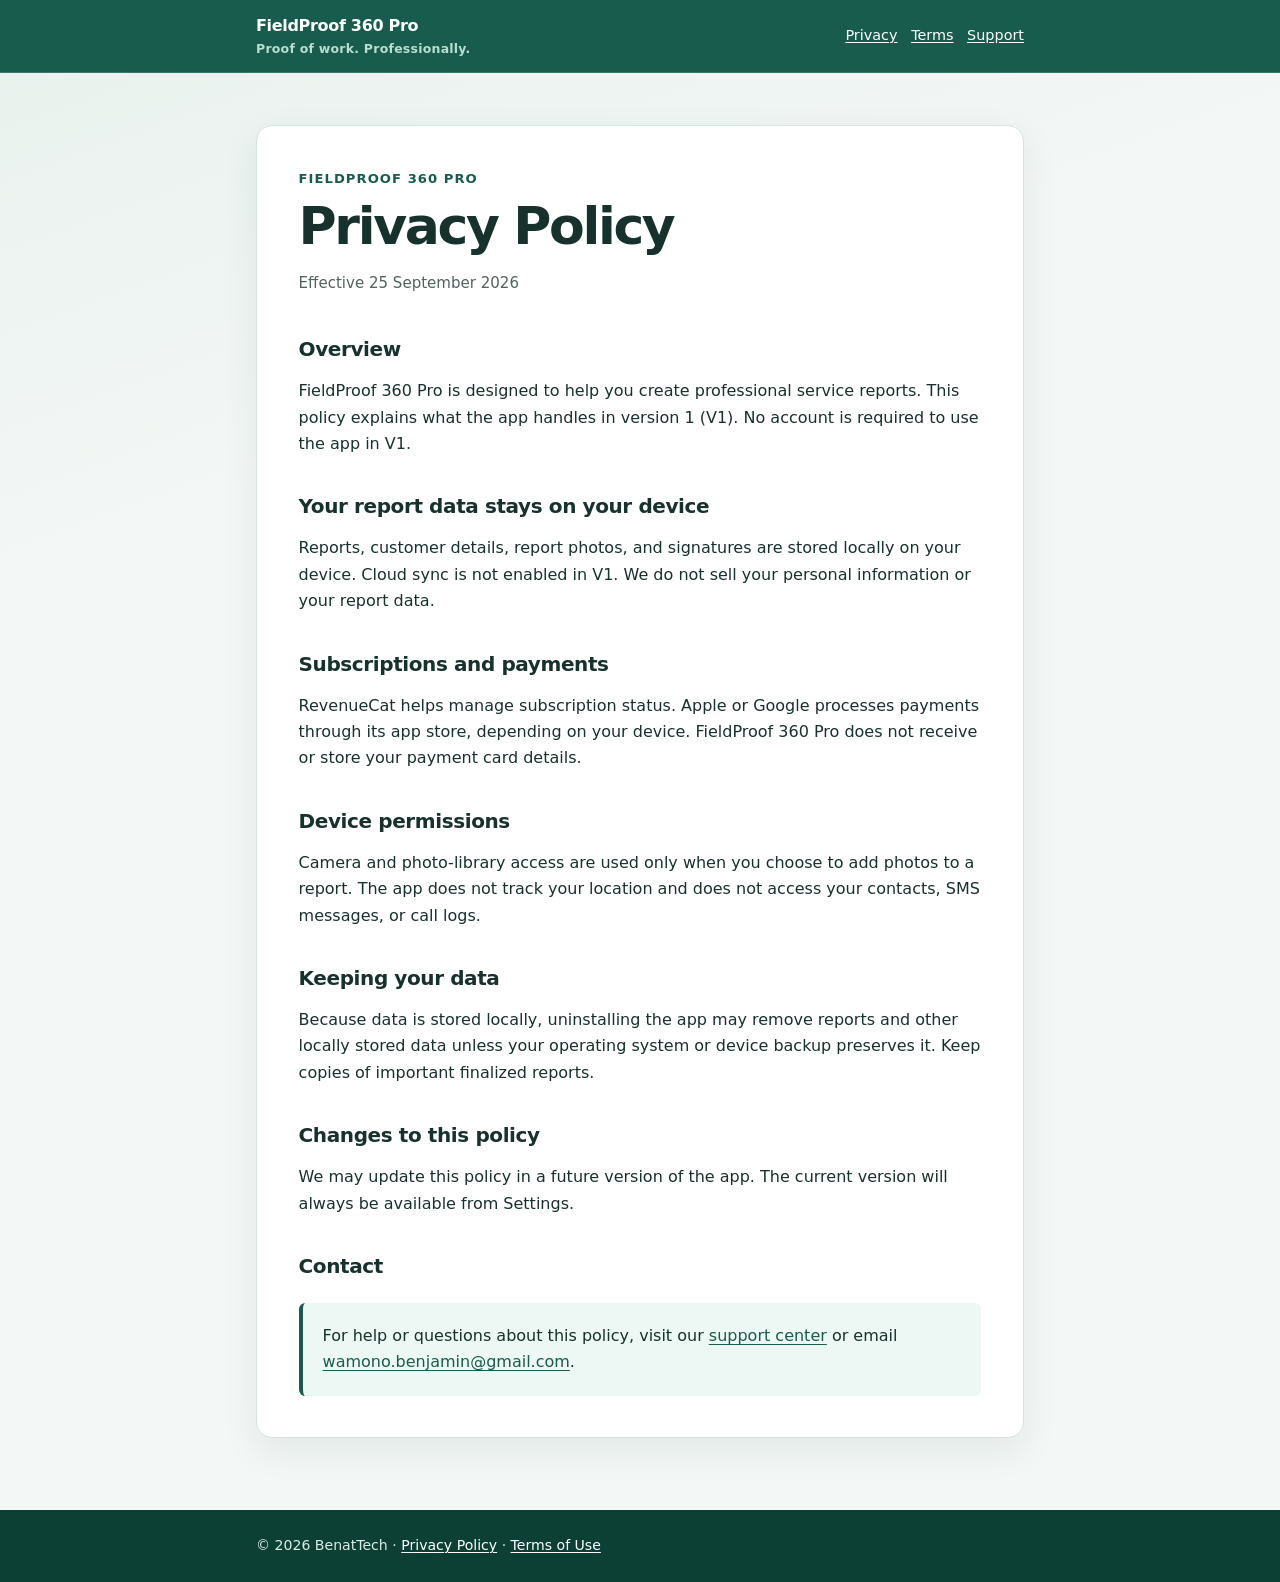
<file: docs/fieldproof360-public-site/fieldproof360/privacy/index.html>
<!doctype html>
<html lang="en">
<head>
  <meta charset="utf-8">
  <meta name="viewport" content="width=device-width, initial-scale=1">
  <meta name="description" content="Privacy Policy for FieldProof 360 Pro.">
  <title>Privacy Policy | FieldProof 360 Pro</title>
  <link rel="stylesheet" href="../assets/styles.css">
</head>
<body>
  <header class="site-header">
    <div class="header-content">
      <a class="brand" href="/fieldproof360/privacy">FieldProof 360 Pro<span>Proof of work. Professionally.</span></a>
      <nav class="site-nav" aria-label="Legal navigation"><a href="/fieldproof360/privacy">Privacy</a><a href="/fieldproof360/terms">Terms</a><a href="/fieldproof360/support">Support</a></nav>
    </div>
  </header>
  <main class="content">
    <article class="document">
      <p class="eyebrow">FieldProof 360 Pro</p>
      <h1>Privacy Policy</h1>
      <p class="effective">Effective 25 September 2026</p>

      <h2>Overview</h2>
      <p>FieldProof 360 Pro is designed to help you create professional service reports. This policy explains what the app handles in version 1 (V1). No account is required to use the app in V1.</p>

      <h2>Your report data stays on your device</h2>
      <p>Reports, customer details, report photos, and signatures are stored locally on your device. Cloud sync is not enabled in V1. We do not sell your personal information or your report data.</p>

      <h2>Subscriptions and payments</h2>
      <p>RevenueCat helps manage subscription status. Apple or Google processes payments through its app store, depending on your device. FieldProof 360 Pro does not receive or store your payment card details.</p>

      <h2>Device permissions</h2>
      <p>Camera and photo-library access are used only when you choose to add photos to a report. The app does not track your location and does not access your contacts, SMS messages, or call logs.</p>

      <h2>Keeping your data</h2>
      <p>Because data is stored locally, uninstalling the app may remove reports and other locally stored data unless your operating system or device backup preserves it. Keep copies of important finalized reports.</p>

      <h2>Changes to this policy</h2>
      <p>We may update this policy in a future version of the app. The current version will always be available from Settings.</p>

      <h2>Contact</h2>
      <div class="support-card"><p>For help or questions about this policy, visit our <a href="/fieldproof360/support">support center</a> or email <a href="mailto:wamono.benjamin@gmail.com">wamono.benjamin@gmail.com</a>.</p></div>
    </article>
  </main>
  <footer class="site-footer"><div class="site-footer__content">© 2026 BenatTech · <a href="/fieldproof360/privacy">Privacy Policy</a> · <a href="/fieldproof360/terms">Terms of Use</a></div></footer>
</body>
</html>
</file>
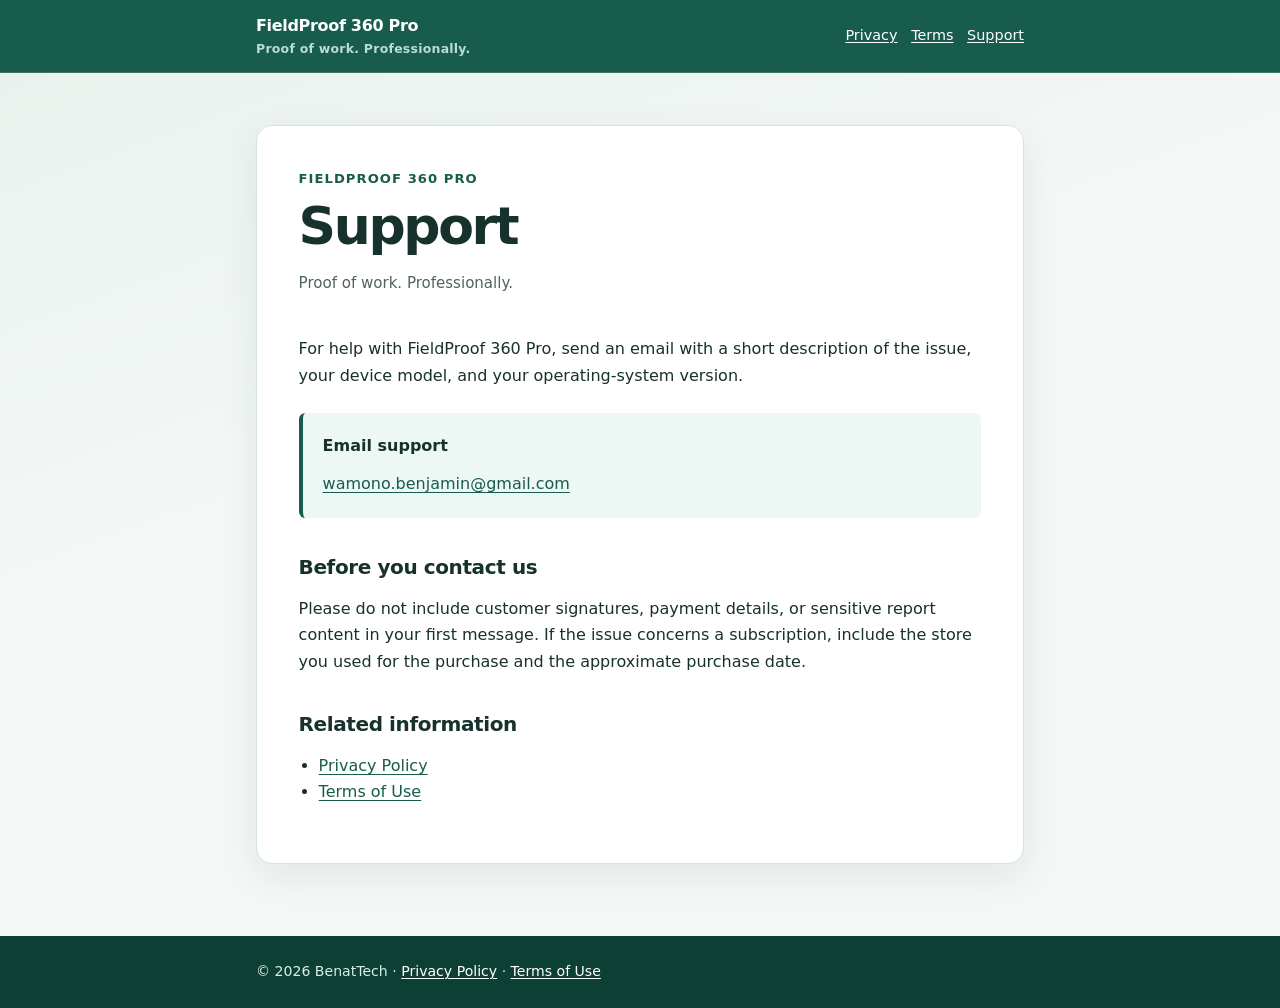
<file: docs/fieldproof360-public-site/fieldproof360/support/index.html>
<!doctype html>
<html lang="en">
<head>
  <meta charset="utf-8">
  <meta name="viewport" content="width=device-width, initial-scale=1">
  <meta name="description" content="Support for FieldProof 360 Pro.">
  <title>Support | FieldProof 360 Pro</title>
  <link rel="stylesheet" href="../assets/styles.css">
</head>
<body>
  <header class="site-header">
    <div class="header-content">
      <a class="brand" href="/fieldproof360/privacy">FieldProof 360 Pro<span>Proof of work. Professionally.</span></a>
      <nav class="site-nav" aria-label="Legal navigation"><a href="/fieldproof360/privacy">Privacy</a><a href="/fieldproof360/terms">Terms</a><a href="/fieldproof360/support">Support</a></nav>
    </div>
  </header>
  <main class="content">
    <article class="document">
      <p class="eyebrow">FieldProof 360 Pro</p>
      <h1>Support</h1>
      <p class="effective">Proof of work. Professionally.</p>
      <p>For help with FieldProof 360 Pro, send an email with a short description of the issue, your device model, and your operating-system version.</p>
      <div class="support-card">
        <p><strong>Email support</strong></p>
        <p><a href="mailto:wamono.benjamin@gmail.com">wamono.benjamin@gmail.com</a></p>
      </div>
      <h2>Before you contact us</h2>
      <p>Please do not include customer signatures, payment details, or sensitive report content in your first message. If the issue concerns a subscription, include the store you used for the purchase and the approximate purchase date.</p>
      <h2>Related information</h2>
      <ul>
        <li><a href="/fieldproof360/privacy">Privacy Policy</a></li>
        <li><a href="/fieldproof360/terms">Terms of Use</a></li>
      </ul>
    </article>
  </main>
  <footer class="site-footer"><div class="site-footer__content">© 2026 BenatTech · <a href="/fieldproof360/privacy">Privacy Policy</a> · <a href="/fieldproof360/terms">Terms of Use</a></div></footer>
</body>
</html>
</file>
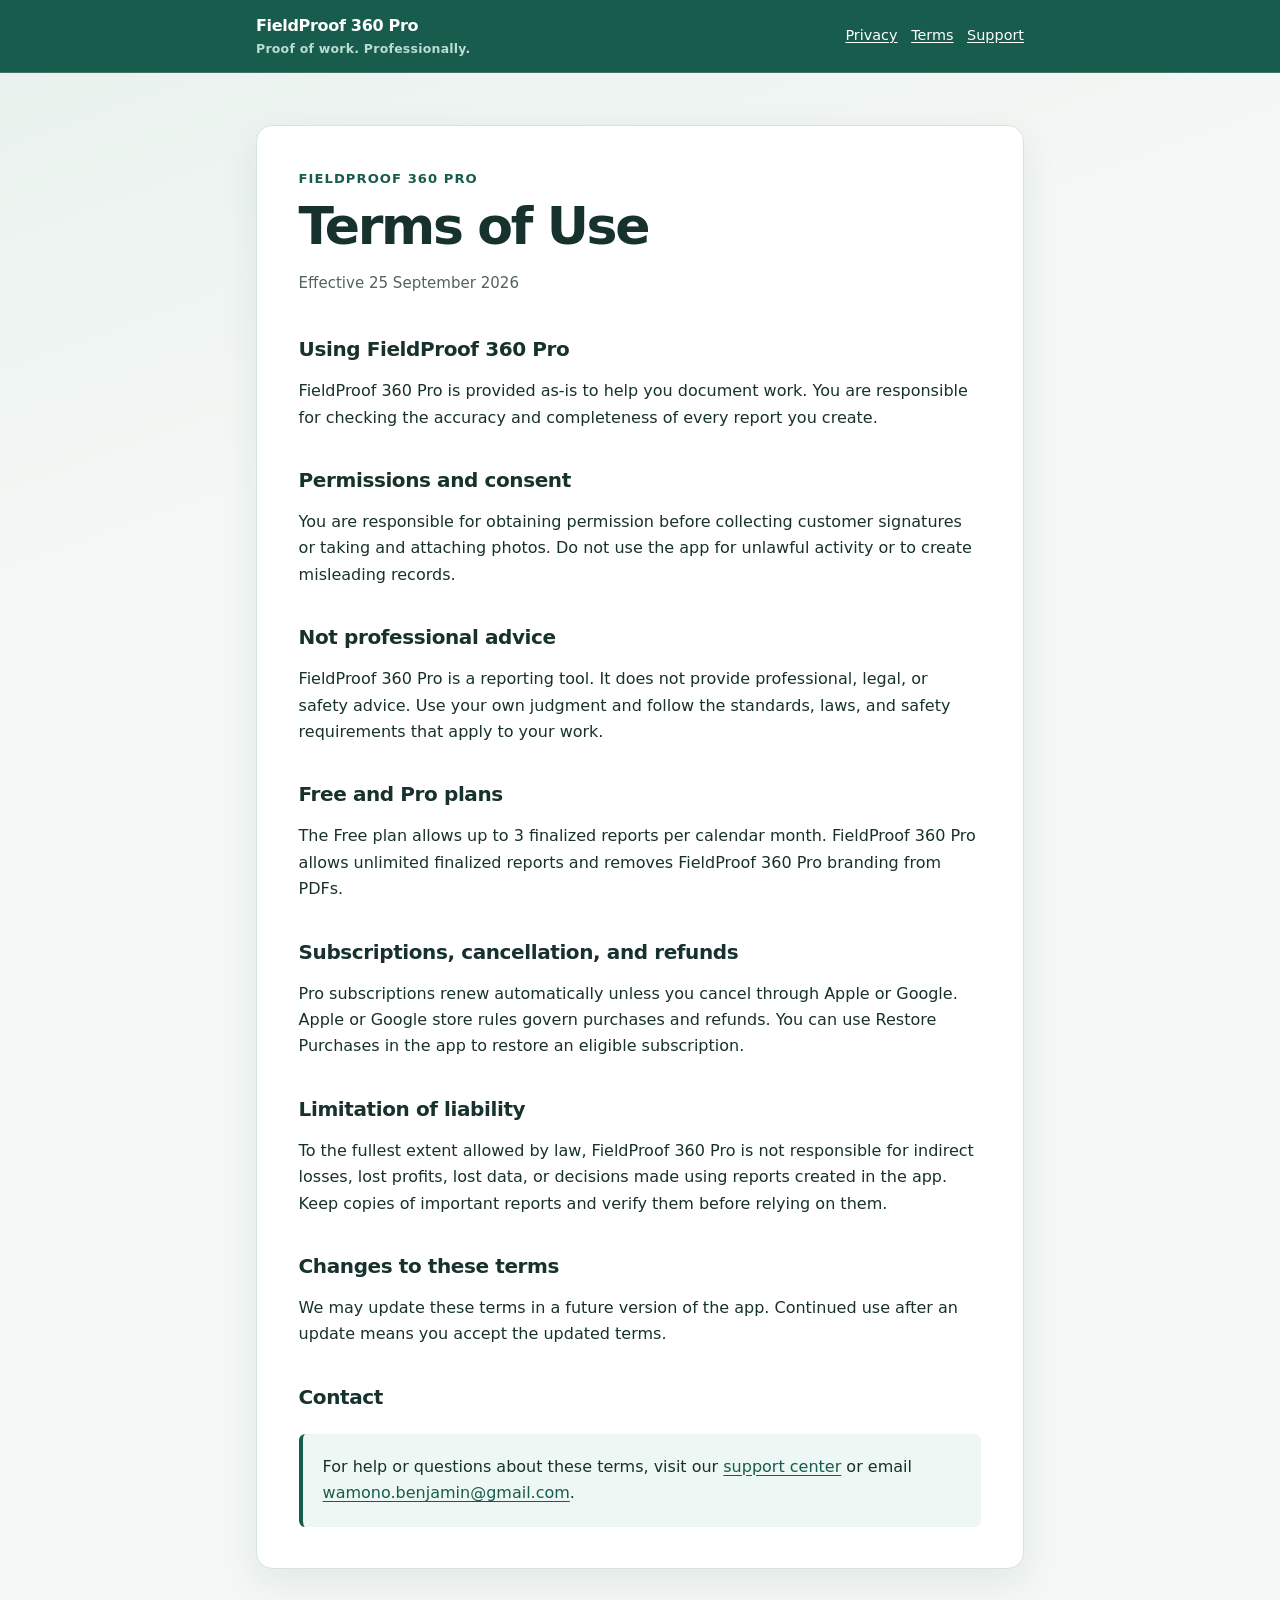
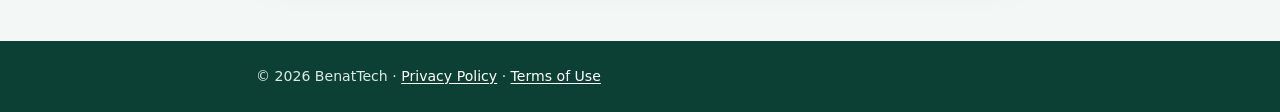
<file: docs/fieldproof360-public-site/fieldproof360/terms/index.html>
<!doctype html>
<html lang="en">
<head>
  <meta charset="utf-8">
  <meta name="viewport" content="width=device-width, initial-scale=1">
  <meta name="description" content="Terms of Use for FieldProof 360 Pro.">
  <title>Terms of Use | FieldProof 360 Pro</title>
  <link rel="stylesheet" href="../assets/styles.css">
</head>
<body>
  <header class="site-header">
    <div class="header-content">
      <a class="brand" href="/fieldproof360/privacy">FieldProof 360 Pro<span>Proof of work. Professionally.</span></a>
      <nav class="site-nav" aria-label="Legal navigation"><a href="/fieldproof360/privacy">Privacy</a><a href="/fieldproof360/terms">Terms</a><a href="/fieldproof360/support">Support</a></nav>
    </div>
  </header>
  <main class="content">
    <article class="document">
      <p class="eyebrow">FieldProof 360 Pro</p>
      <h1>Terms of Use</h1>
      <p class="effective">Effective 25 September 2026</p>

      <h2>Using FieldProof 360 Pro</h2>
      <p>FieldProof 360 Pro is provided as-is to help you document work. You are responsible for checking the accuracy and completeness of every report you create.</p>

      <h2>Permissions and consent</h2>
      <p>You are responsible for obtaining permission before collecting customer signatures or taking and attaching photos. Do not use the app for unlawful activity or to create misleading records.</p>

      <h2>Not professional advice</h2>
      <p>FieldProof 360 Pro is a reporting tool. It does not provide professional, legal, or safety advice. Use your own judgment and follow the standards, laws, and safety requirements that apply to your work.</p>

      <h2>Free and Pro plans</h2>
      <p>The Free plan allows up to 3 finalized reports per calendar month. FieldProof 360 Pro allows unlimited finalized reports and removes FieldProof 360 Pro branding from PDFs.</p>

      <h2>Subscriptions, cancellation, and refunds</h2>
      <p>Pro subscriptions renew automatically unless you cancel through Apple or Google. Apple or Google store rules govern purchases and refunds. You can use Restore Purchases in the app to restore an eligible subscription.</p>

      <h2>Limitation of liability</h2>
      <p>To the fullest extent allowed by law, FieldProof 360 Pro is not responsible for indirect losses, lost profits, lost data, or decisions made using reports created in the app. Keep copies of important reports and verify them before relying on them.</p>

      <h2>Changes to these terms</h2>
      <p>We may update these terms in a future version of the app. Continued use after an update means you accept the updated terms.</p>

      <h2>Contact</h2>
      <div class="support-card"><p>For help or questions about these terms, visit our <a href="/fieldproof360/support">support center</a> or email <a href="mailto:wamono.benjamin@gmail.com">wamono.benjamin@gmail.com</a>.</p></div>
    </article>
  </main>
  <footer class="site-footer"><div class="site-footer__content">© 2026 BenatTech · <a href="/fieldproof360/privacy">Privacy Policy</a> · <a href="/fieldproof360/terms">Terms of Use</a></div></footer>
</body>
</html>
</file>
<file: docs/fieldproof360-public-site/fieldproof360/assets/styles.css>
:root {
  color-scheme: light;
  --ink: #17312c;
  --muted: #52635f;
  --surface: #ffffff;
  --page: #f3f7f5;
  --brand: #175c4c;
  --brand-deep: #0d4035;
  --line: #d7e3df;
  --focus: #f0b429;
}

* { box-sizing: border-box; }

html { background: var(--page); }

body {
  margin: 0;
  color: var(--ink);
  background: linear-gradient(160deg, #e8f1ed 0, var(--page) 34rem);
  font-family: Inter, ui-sans-serif, system-ui, -apple-system, BlinkMacSystemFont, "Segoe UI", sans-serif;
  font-size: 1rem;
  line-height: 1.65;
}

a { color: var(--brand); text-underline-offset: 0.16em; }
a:hover { color: var(--brand-deep); }
a:focus-visible { outline: 3px solid var(--focus); outline-offset: 3px; border-radius: 3px; }

.site-header {
  background: var(--brand);
  color: #fff;
  border-bottom: 1px solid rgba(255, 255, 255, .16);
}

.header-content, .content, .site-footer__content {
  width: min(100% - 2rem, 48rem);
  margin-inline: auto;
}

.header-content {
  min-height: 4.5rem;
  display: flex;
  align-items: center;
  justify-content: space-between;
  gap: 1rem;
}

.brand { color: #fff; text-decoration: none; font-weight: 750; letter-spacing: -.02em; }
.brand span { display: block; color: #b9ddd2; font-size: .78rem; font-weight: 600; letter-spacing: .02em; }

.site-nav { display: flex; flex-wrap: wrap; gap: .85rem; }
.site-nav a { color: #fff; font-size: .9rem; }

.content { padding-block: 3.25rem 4.5rem; }

.document {
  padding: clamp(1.4rem, 4vw, 2.6rem);
  background: var(--surface);
  border: 1px solid var(--line);
  border-radius: 1rem;
  box-shadow: 0 12px 36px rgba(27, 60, 50, .08);
}

.eyebrow { margin: 0 0 .5rem; color: var(--brand); font-size: .82rem; font-weight: 750; letter-spacing: .08em; text-transform: uppercase; }
h1 { margin: 0; font-size: clamp(2rem, 7vw, 3.25rem); line-height: 1.12; letter-spacing: -.045em; }
.effective { margin: 1rem 0 2.5rem; color: var(--muted); font-size: .94rem; }
h2 { margin: 2.25rem 0 .65rem; font-size: 1.25rem; line-height: 1.3; letter-spacing: -.02em; }
p, li { max-width: 70ch; }
ul { padding-left: 1.25rem; }

.support-card {
  margin-top: 1.5rem;
  padding: 1.25rem;
  background: #edf7f3;
  border-left: 4px solid var(--brand);
  border-radius: .4rem;
}
.support-card p { margin: 0; }
.support-card p + p { margin-top: .75rem; }

.site-footer { color: #dcebe6; background: var(--brand-deep); }
.site-footer__content { padding-block: 1.5rem; font-size: .88rem; }
.site-footer a { color: #fff; }

@media (max-width: 34rem) {
  .header-content { padding-block: .85rem; align-items: flex-start; flex-direction: column; }
  .content { padding-block: 1.5rem 2.5rem; }
  .document { border-radius: .7rem; }
}
</file>
